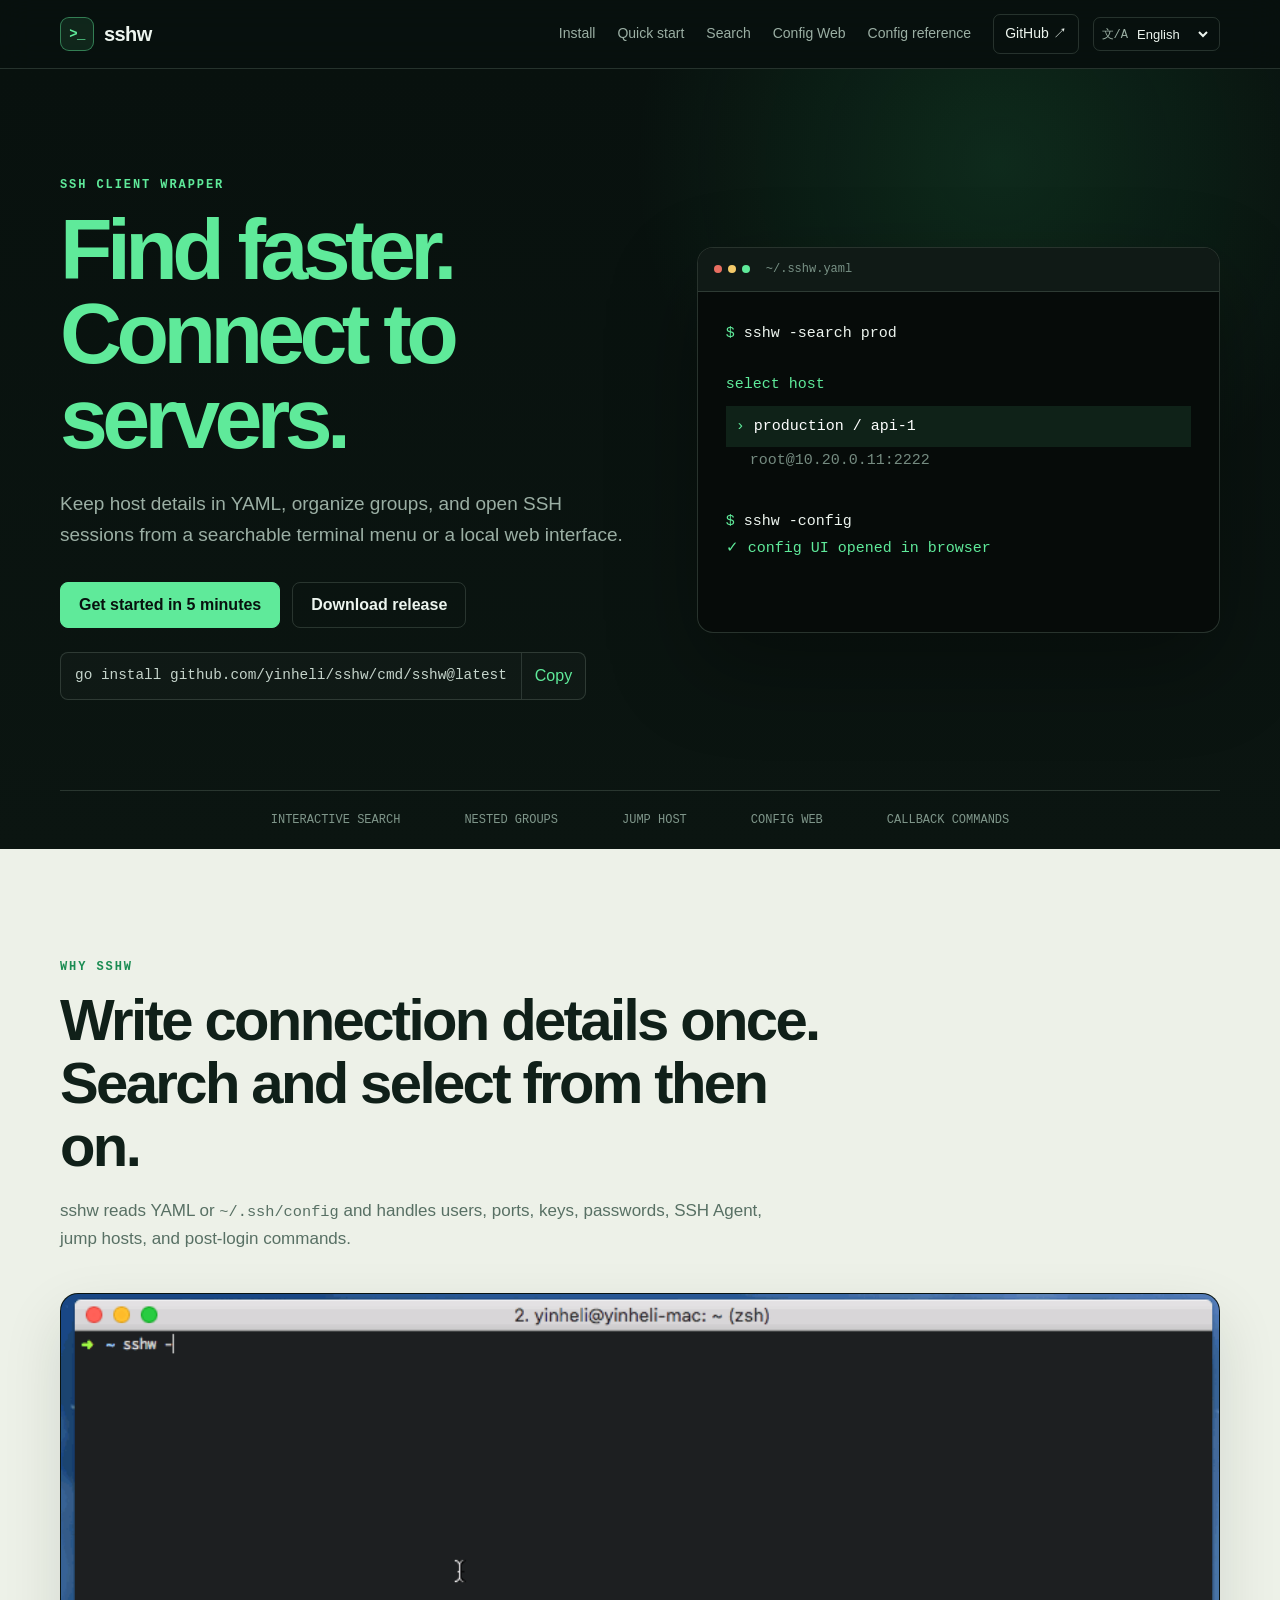
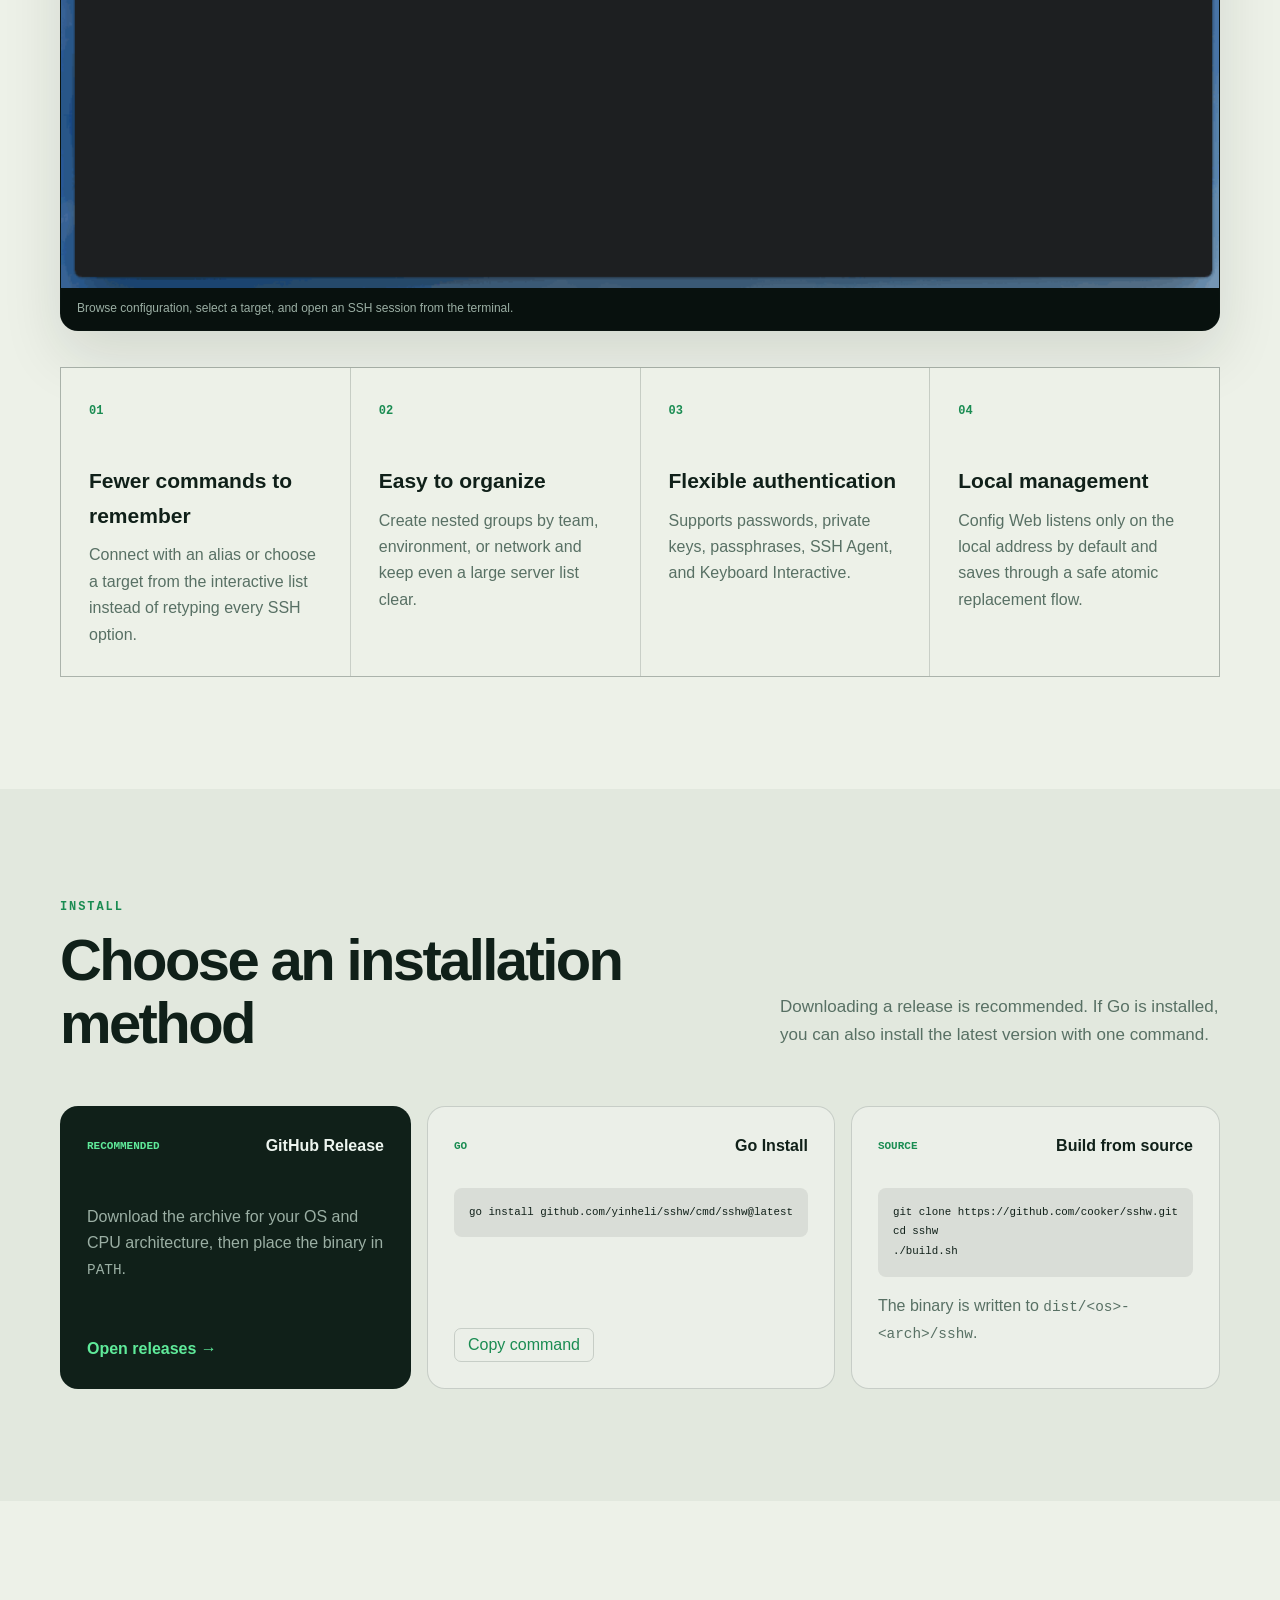
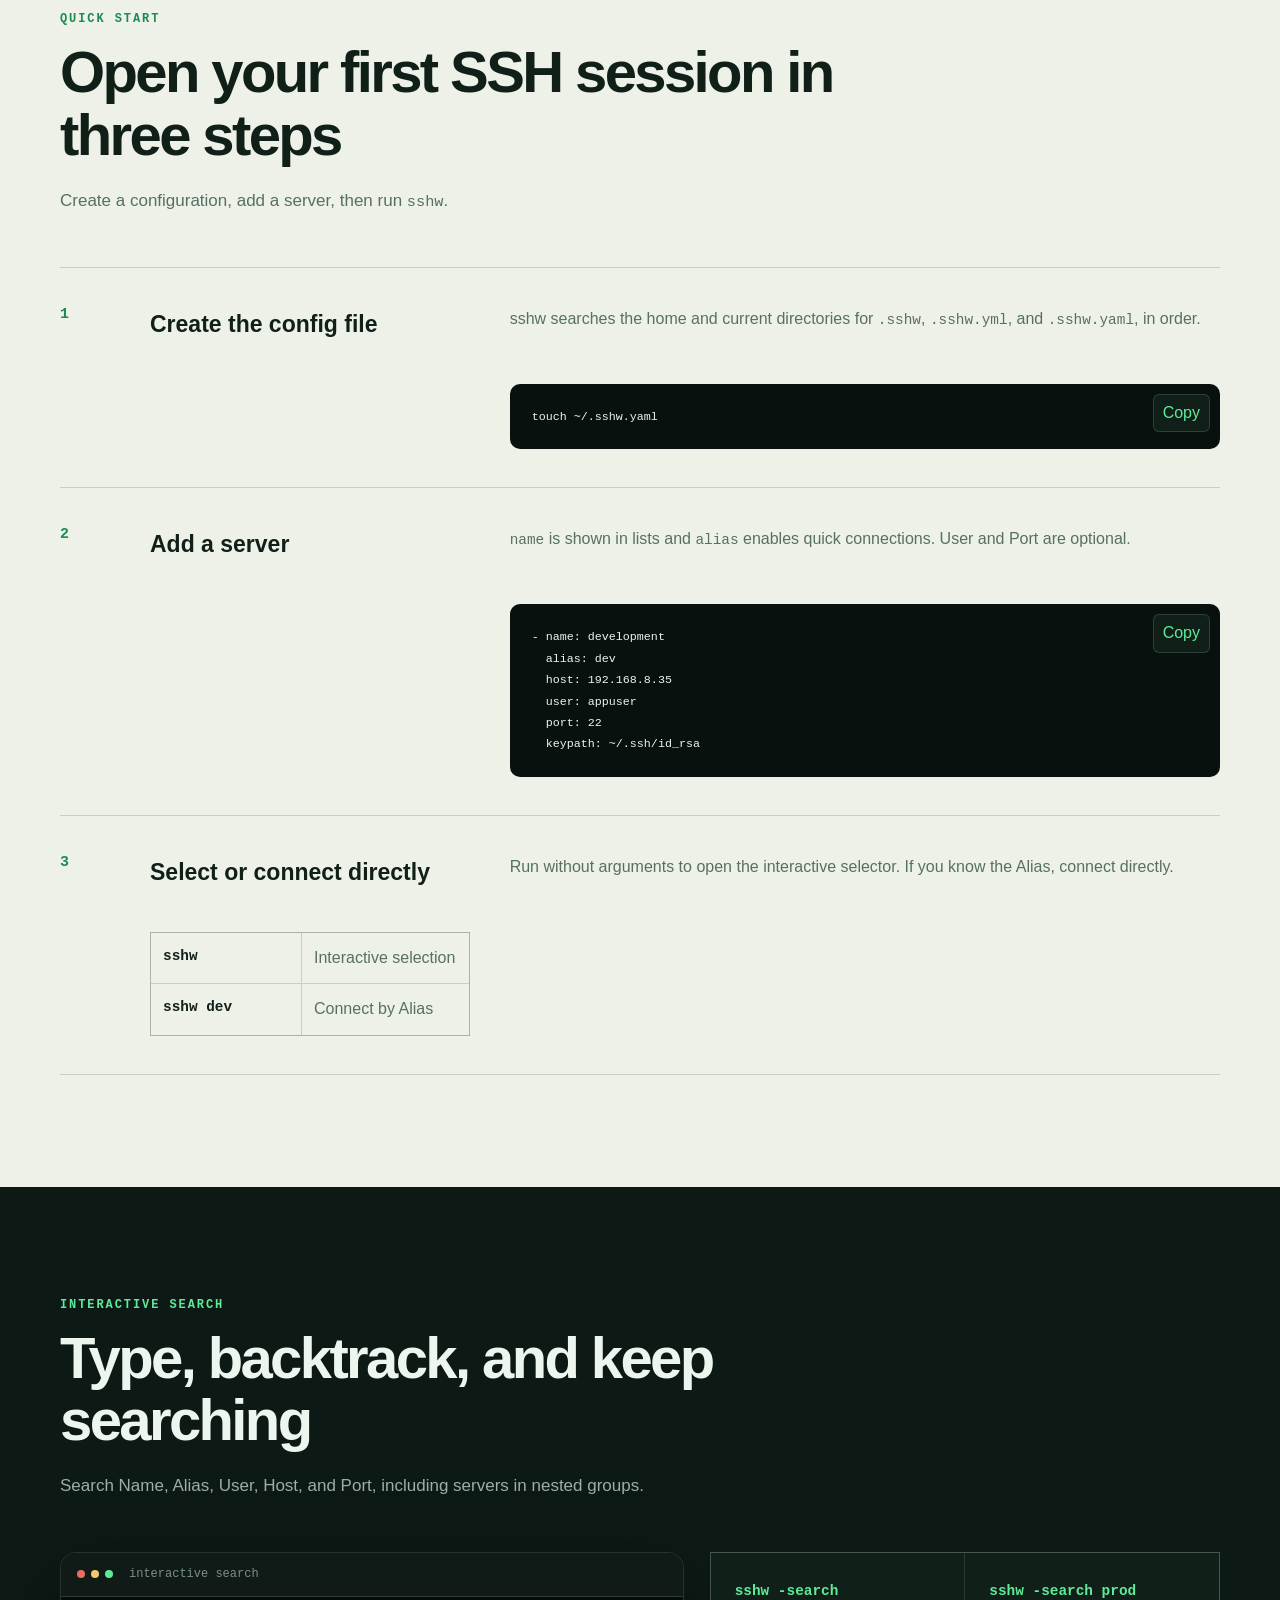
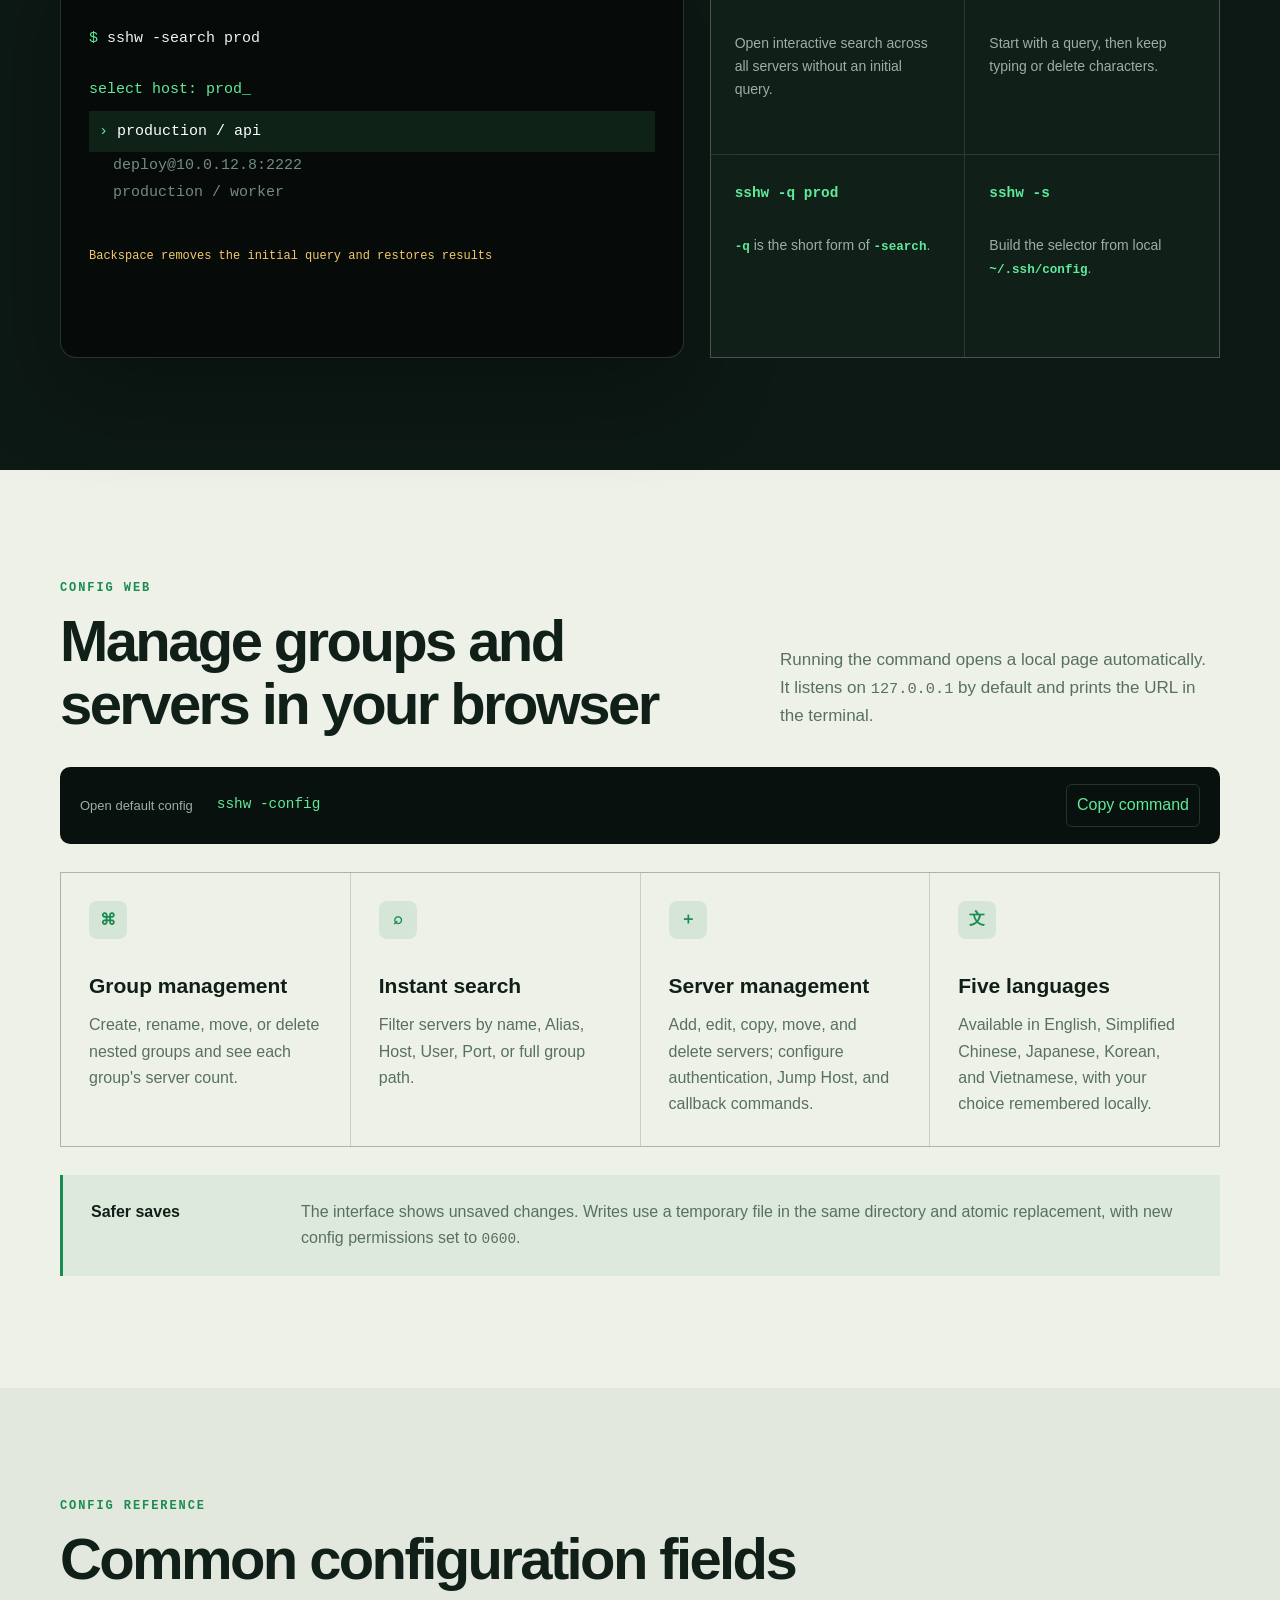
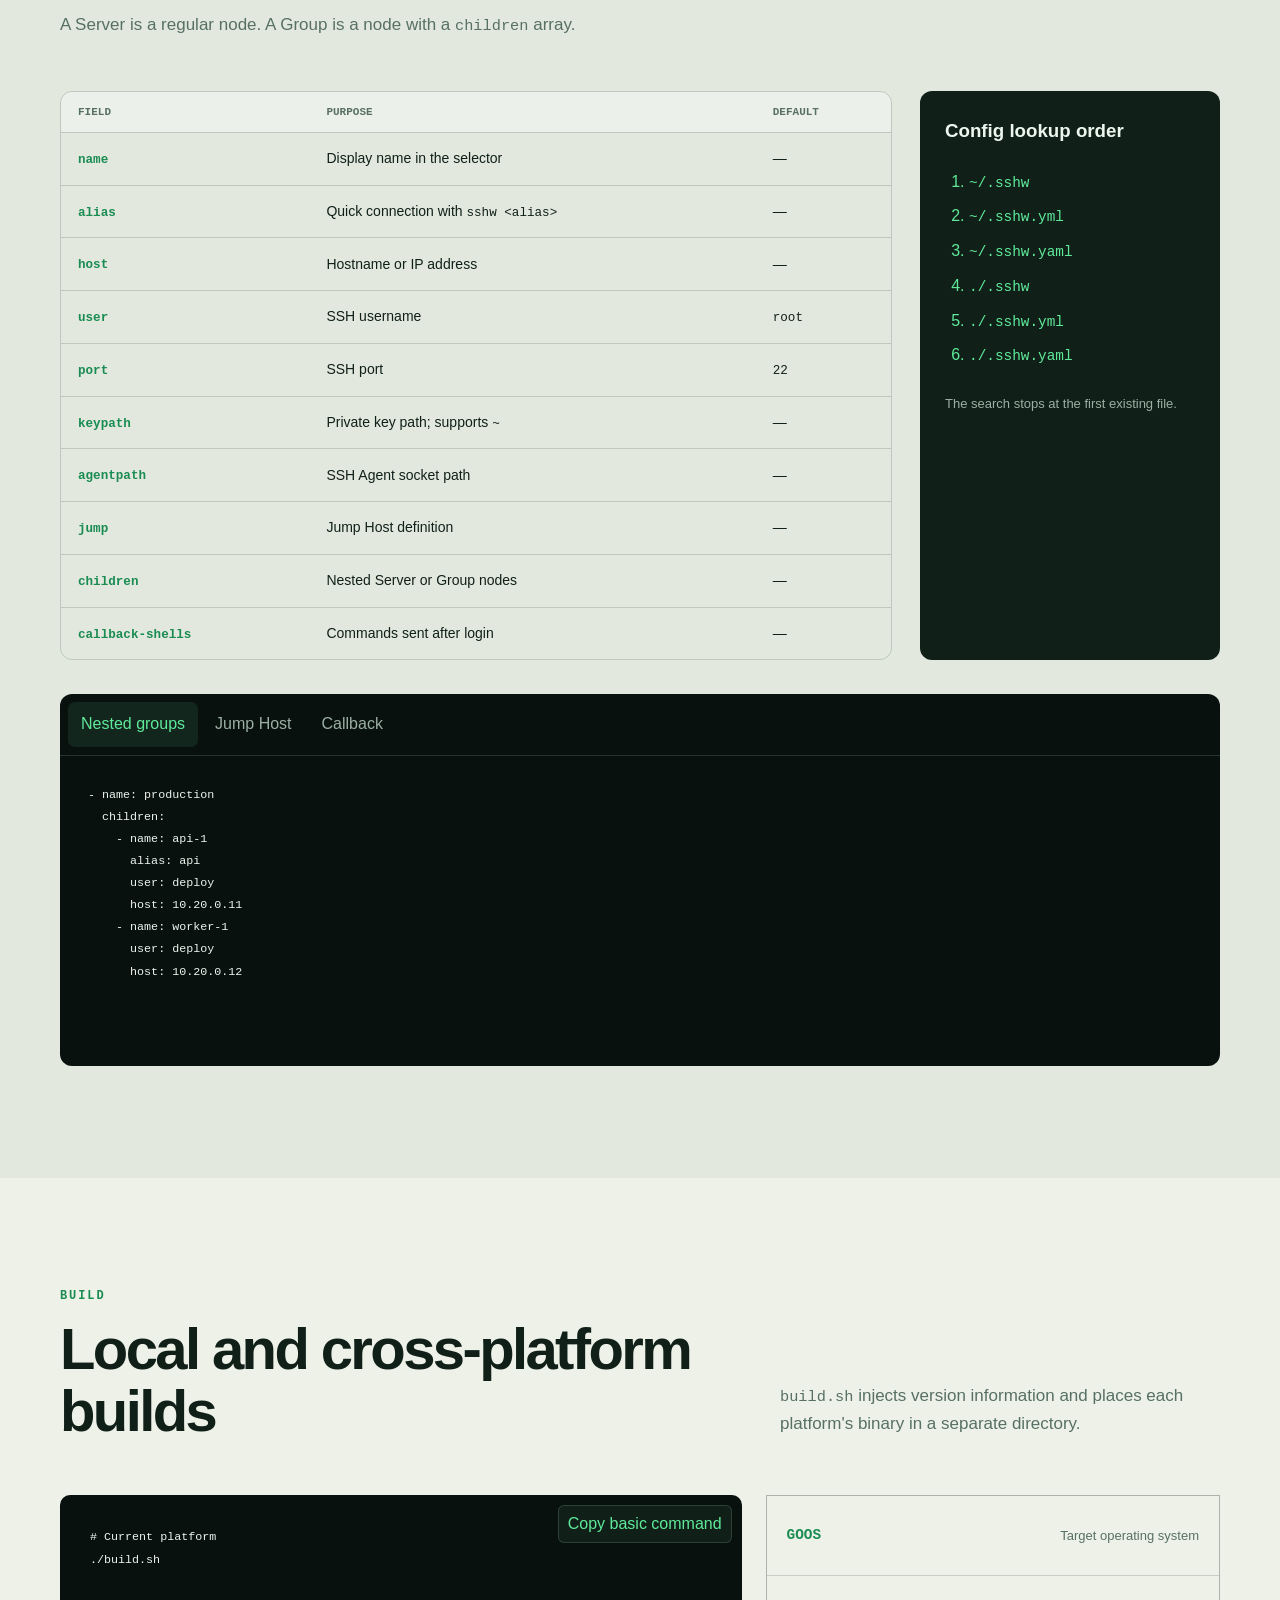
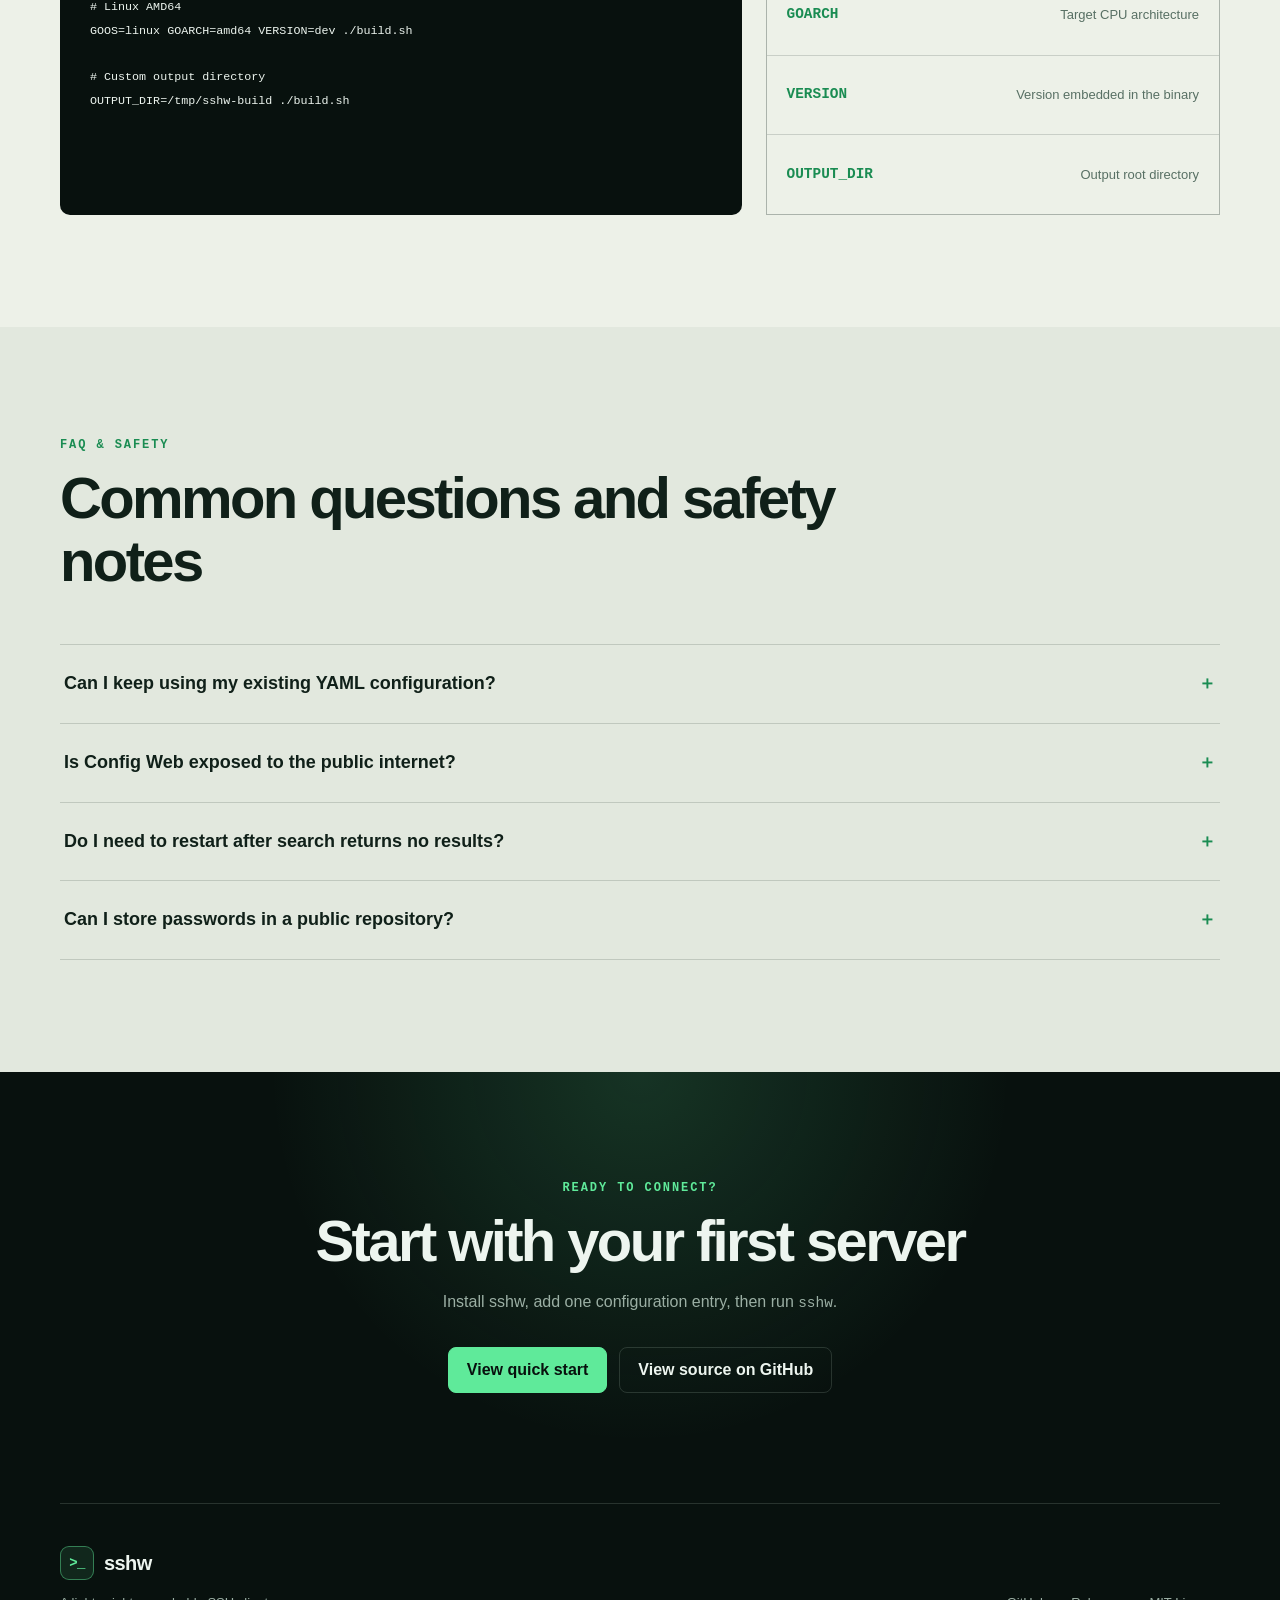
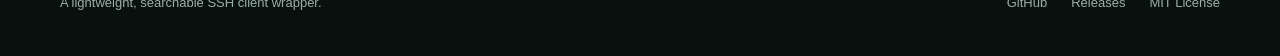
<file: docs/index.html>
<!doctype html>
<html lang="zh-CN">
<head>
  <meta charset="utf-8">
  <meta name="viewport" content="width=device-width, initial-scale=1">
  <meta name="description" content="sshw 是一个支持搜索、分组、跳板机和 Web 配置的轻量 SSH 客户端包装工具。" data-i18n-content="meta.description">
  <meta name="theme-color" content="#08110e">
  <meta property="og:title" content="sshw — 更快地找到并连接 Server" data-i18n-content="meta.ogTitle">
  <meta property="og:description" content="用 YAML 管理 SSH Server，通过交互搜索或 Web 界面完成连接与配置。" data-i18n-content="meta.ogDescription">
  <meta property="og:type" content="website">
  <meta property="og:url" content="https://cooker.github.io/sshw/">
  <meta property="og:image" content="https://cooker.github.io/sshw/assets/og.png">
  <meta name="twitter:card" content="summary_large_image">
  <link rel="canonical" href="https://cooker.github.io/sshw/">
  <link rel="alternate" hreflang="zh-CN" href="https://cooker.github.io/sshw/?lang=zh-CN">
  <link rel="alternate" hreflang="en" href="https://cooker.github.io/sshw/?lang=en">
  <link rel="alternate" hreflang="ja" href="https://cooker.github.io/sshw/?lang=ja">
  <link rel="alternate" hreflang="ko" href="https://cooker.github.io/sshw/?lang=ko">
  <link rel="alternate" hreflang="vi" href="https://cooker.github.io/sshw/?lang=vi">
  <link rel="alternate" hreflang="x-default" href="https://cooker.github.io/sshw/">
  <title data-i18n="meta.title">sshw — SSH Server 搜索与管理</title>
  <link rel="stylesheet" href="./styles.css">
  <script src="./i18n.js" defer></script>
  <script src="./app.js" defer></script>
</head>
<body>
  <a class="skip-link" href="#main" data-i18n="a11y.skip">跳到正文</a>

  <header class="site-header">
    <div class="header-inner">
      <a class="brand" href="#top" aria-label="sshw 首页" data-i18n-aria-label="a11y.home">
        <span class="brand-mark" aria-hidden="true">&gt;_</span>
        <span>sshw</span>
      </a>
      <nav class="site-nav" id="site-nav" aria-label="主导航" data-i18n-aria-label="a11y.primaryNav">
        <a href="#install" data-i18n="nav.install">安装</a>
        <a href="#quickstart" data-i18n="nav.quickstart">快速开始</a>
        <a href="#search" data-i18n="nav.search">搜索</a>
        <a href="#config-ui">Config Web</a>
        <a href="#reference" data-i18n="nav.reference">配置参考</a>
        <a class="nav-github" href="https://github.com/cooker/sshw">GitHub ↗</a>
      </nav>
      <div class="header-actions">
        <label class="language-picker">
          <span class="visually-hidden" data-i18n="language.label">选择语言</span>
          <span aria-hidden="true">文/A</span>
          <select id="language-select" data-i18n-aria-label="language.label" aria-label="选择语言">
            <option value="zh-CN">简体中文</option>
            <option value="en">English</option>
            <option value="ja">日本語</option>
            <option value="ko">한국어</option>
            <option value="vi">Tiếng Việt</option>
          </select>
        </label>
        <button class="menu-button" type="button" aria-expanded="false" aria-controls="site-nav" data-i18n="nav.menu">菜单</button>
      </div>
    </div>
  </header>

  <main id="main">
    <section class="hero" id="top">
      <div class="hero-grid">
        <div class="hero-copy">
          <p class="eyebrow" data-i18n="hero.eyebrow">SSH CLIENT WRAPPER</p>
          <h1><span data-i18n="hero.titleLine1">更快地找到并</span><br><span data-i18n="hero.titleLine2">连接 Server</span></h1>
          <p class="hero-lead" data-i18n="hero.lead">用 YAML 维护主机信息，通过可搜索的终端菜单或本地 Web 界面，管理分组并打开 SSH 会话。</p>
          <div class="hero-actions">
            <a class="button primary" href="#quickstart" data-i18n="hero.start">5 分钟开始使用</a>
            <a class="button secondary" href="https://github.com/cooker/sshw/releases" data-i18n="hero.download">下载 Release</a>
          </div>
          <div class="install-line">
            <code>go install github.com/yinheli/sshw/cmd/sshw@latest</code>
            <button class="copy-button" type="button" data-copy="go install github.com/yinheli/sshw/cmd/sshw@latest" aria-label="复制安装命令" data-i18n="common.copy" data-i18n-aria-label="a11y.copyInstall">复制</button>
          </div>
        </div>
        <div class="hero-terminal" aria-label="sshw 使用示例" data-i18n-aria-label="a11y.usageExample">
          <div class="terminal-bar">
            <span class="terminal-dots" aria-hidden="true"><i></i><i></i><i></i></span>
            <span>~/.sshw.yaml</span>
          </div>
          <div class="terminal-body">
            <p><span class="prompt">$</span> sshw -search prod</p>
            <p class="terminal-label" data-i18n="terminal.selectHost">select host</p>
            <p class="selected"><span>›</span> production / api-1</p>
            <p class="muted">root@10.20.0.11:2222</p>
            <p class="terminal-gap"><span class="prompt">$</span> sshw -config</p>
            <p class="success" data-i18n="terminal.configOpened">✓ config UI opened in browser</p>
          </div>
        </div>
      </div>
      <div class="feature-strip" aria-label="核心功能" data-i18n-aria-label="a11y.coreFeatures">
        <span data-i18n="features.search">交互搜索</span>
        <span data-i18n="features.groups">嵌套分组</span>
        <span>Jump Host</span>
        <span>Config Web</span>
        <span data-i18n="features.callbacks">Callback Commands</span>
      </div>
    </section>

    <section class="section intro" id="overview">
      <div class="section-heading">
        <p class="eyebrow" data-i18n="overview.eyebrow">WHY SSHW</p>
        <h2 data-i18n="overview.title">把连接信息写一次，之后只需搜索和选择</h2>
        <p data-i18n-html="overview.lead">sshw 读取 YAML 或 <code>~/.ssh/config</code>，自动处理用户、端口、密钥、密码、SSH Agent、跳板机和登录后命令。</p>
      </div>
      <figure class="demo-frame">
        <img src="./assets/demo.gif" alt="sshw 交互式终端选择与连接演示" data-i18n-alt="a11y.demoAlt" width="841" height="431" loading="lazy">
        <figcaption data-i18n="overview.caption">在终端中浏览配置、选择目标并打开 SSH 会话。</figcaption>
      </figure>
      <div class="benefit-grid">
        <article>
          <span class="card-index">01</span>
          <h3 data-i18n="overview.lessCommandsTitle">少记命令</h3>
          <p data-i18n="overview.lessCommandsText">使用别名直连，或从交互列表中选择目标，不再重复输入完整的 SSH 参数。</p>
        </article>
        <article>
          <span class="card-index">02</span>
          <h3 data-i18n="overview.organizeTitle">容易整理</h3>
          <p data-i18n="overview.organizeText">按团队、环境或网段建立嵌套分组，大量 Server 也能保持清晰。</p>
        </article>
        <article>
          <span class="card-index">03</span>
          <h3 data-i18n="overview.authTitle">灵活认证</h3>
          <p data-i18n="overview.authText">支持密码、私钥、Passphrase、SSH Agent 和 Keyboard Interactive。</p>
        </article>
        <article>
          <span class="card-index">04</span>
          <h3 data-i18n="overview.localTitle">本地管理</h3>
          <p data-i18n="overview.localText">Config Web 默认只监听本机地址，保存时使用安全的原子替换流程。</p>
        </article>
      </div>
    </section>

    <section class="section alt" id="install">
      <div class="section-heading split-heading">
        <div>
          <p class="eyebrow" data-i18n="install.eyebrow">INSTALL</p>
          <h2 data-i18n="install.title">选择一种安装方式</h2>
        </div>
        <p data-i18n="install.lead">推荐直接下载 Release。已安装 Go 的用户也可以使用一条命令安装最新版。</p>
      </div>
      <div class="install-grid">
        <article class="install-card featured">
          <div class="card-top"><span data-i18n="install.recommended">推荐</span><strong>GitHub Release</strong></div>
          <p data-i18n-html="install.releaseText">下载适合操作系统和 CPU 架构的压缩包，将二进制放入 <code>PATH</code>。</p>
          <a class="text-link" href="https://github.com/cooker/sshw/releases" data-i18n="install.openReleases">打开 Releases →</a>
        </article>
        <article class="install-card">
          <div class="card-top"><span>Go</span><strong>Go Install</strong></div>
          <pre><code>go install github.com/yinheli/sshw/cmd/sshw@latest</code></pre>
          <button class="copy-inline" type="button" data-copy="go install github.com/yinheli/sshw/cmd/sshw@latest" data-i18n="common.copyCommand">复制命令</button>
        </article>
        <article class="install-card">
          <div class="card-top"><span>Source</span><strong data-i18n="install.sourceBuild">源码编译</strong></div>
          <pre><code>git clone https://github.com/cooker/sshw.git
cd sshw
./build.sh</code></pre>
          <p data-i18n-html="install.output">产物位于 <code>dist/&lt;os&gt;-&lt;arch&gt;/sshw</code>。</p>
        </article>
      </div>
    </section>

    <section class="section" id="quickstart">
      <div class="section-heading">
        <p class="eyebrow" data-i18n="quickstart.eyebrow">QUICK START</p>
        <h2 data-i18n="quickstart.title">三步打开第一个 SSH 会话</h2>
        <p data-i18n-html="quickstart.lead">先创建配置，再添加 Server，最后运行 <code>sshw</code>。</p>
      </div>
      <div class="steps">
        <article class="step">
          <div class="step-number">1</div>
          <div class="step-content">
            <h3 data-i18n="quickstart.step1Title">创建配置文件</h3>
            <p data-i18n-html="quickstart.step1Text">sshw 会按顺序查找用户目录和当前目录中的 <code>.sshw</code>、<code>.sshw.yml</code> 与 <code>.sshw.yaml</code>。</p>
            <div class="code-block">
              <pre><code>touch ~/.sshw.yaml</code></pre>
              <button type="button" data-copy="touch ~/.sshw.yaml" data-i18n="common.copy">复制</button>
            </div>
          </div>
        </article>
        <article class="step">
          <div class="step-number">2</div>
          <div class="step-content">
            <h3 data-i18n="quickstart.step2Title">添加一台 Server</h3>
            <p data-i18n-html="quickstart.step2Text"><code>name</code> 用于展示，<code>alias</code> 用于快捷连接。User 和 Port 可以省略。</p>
            <div class="code-block">
              <pre><code>- name: development
  alias: dev
  host: 192.168.8.35
  user: appuser
  port: 22
  keypath: ~/.ssh/id_rsa</code></pre>
              <button type="button" data-copy="- name: development&#10;  alias: dev&#10;  host: 192.168.8.35&#10;  user: appuser&#10;  port: 22&#10;  keypath: ~/.ssh/id_rsa" data-i18n="common.copy">复制</button>
            </div>
          </div>
        </article>
        <article class="step">
          <div class="step-number">3</div>
          <div class="step-content">
            <h3 data-i18n="quickstart.step3Title">选择或直接连接</h3>
            <p data-i18n="quickstart.step3Text">不带参数时打开交互选择器。知道 Alias 时，可以直接连接。</p>
            <div class="command-pair">
              <code>sshw</code>
              <span data-i18n="quickstart.interactive">交互选择</span>
              <code>sshw dev</code>
              <span data-i18n="quickstart.aliasConnect">Alias 直连</span>
            </div>
          </div>
        </article>
      </div>
    </section>

    <section class="section dark-section" id="search">
      <div class="section-heading">
        <p class="eyebrow" data-i18n="search.eyebrow">INTERACTIVE SEARCH</p>
        <h2 data-i18n="search.title">输入、回退，再继续搜索</h2>
        <p data-i18n="search.lead">搜索覆盖 Name、Alias、User、Host 和 Port，也会递归查找嵌套分组中的 Server。</p>
      </div>
      <div class="search-layout">
        <div class="search-demo">
          <div class="terminal-bar">
            <span class="terminal-dots" aria-hidden="true"><i></i><i></i><i></i></span>
            <span data-i18n="search.demoLabel">interactive search</span>
          </div>
          <div class="terminal-body">
            <p><span class="prompt">$</span> sshw -search prod</p>
            <p class="terminal-label" data-i18n="search.demoPrompt">select host: prod_</p>
            <p class="selected"><span>›</span> production / api</p>
            <p class="muted">deploy@10.0.12.8:2222</p>
            <p class="muted">production / worker</p>
            <p class="hint" data-i18n="search.hint">Backspace 可删除初始关键词并恢复结果</p>
          </div>
        </div>
        <div class="command-list">
          <article>
            <code>sshw -search</code>
            <p data-i18n="search.commandAll">不带关键词，打开全部 Server 的交互搜索。</p>
          </article>
          <article>
            <code>sshw -search prod</code>
            <p data-i18n="search.commandKeyword">带初始关键词进入搜索，仍可继续输入或删除。</p>
          </article>
          <article>
            <code>sshw -q prod</code>
            <p data-i18n-html="search.commandShort"><code>-q</code> 是 <code>-search</code> 的短命令。</p>
          </article>
          <article>
            <code>sshw -s</code>
            <p data-i18n-html="search.commandSshConfig">从本地 <code>~/.ssh/config</code> 构建选择器。</p>
          </article>
        </div>
      </div>
    </section>

    <section class="section" id="config-ui">
      <div class="section-heading split-heading">
        <div>
          <p class="eyebrow">CONFIG WEB</p>
          <h2 data-i18n="config.title">在浏览器中管理分组与 Server</h2>
        </div>
        <p data-i18n-html="config.lead">运行命令后会自动打开本地页面。默认只监听 <code>127.0.0.1</code>，终端同时显示访问地址。</p>
      </div>
      <div class="config-command">
        <div>
          <span data-i18n="config.openDefault">打开默认配置</span>
          <code>sshw -config</code>
        </div>
        <button type="button" data-copy="sshw -config" data-i18n="common.copyCommand">复制命令</button>
      </div>
      <div class="config-grid">
        <article>
          <span class="config-icon" aria-hidden="true">⌘</span>
          <h3 data-i18n="config.groupsTitle">分组管理</h3>
          <p data-i18n="config.groupsText">创建、重命名、移动或删除嵌套分组，并查看每个分组中的 Server 数量。</p>
        </article>
        <article>
          <span class="config-icon" aria-hidden="true">⌕</span>
          <h3 data-i18n="config.searchTitle">即时搜索</h3>
          <p data-i18n="config.searchText">按名称、Alias、Host、User、Port 或完整分组路径过滤 Server。</p>
        </article>
        <article>
          <span class="config-icon" aria-hidden="true">＋</span>
          <h3 data-i18n="config.serversTitle">Server 管理</h3>
          <p data-i18n="config.serversText">新增、编辑、复制、移动和删除 Server，配置认证、Jump Host 与回调命令。</p>
        </article>
        <article>
          <span class="config-icon" aria-hidden="true">文</span>
          <h3 data-i18n="config.languagesTitle">五种语言</h3>
          <p data-i18n="config.languagesText">支持英语、简体中文、日语、韩语和越南语，并会记住本机选择。</p>
        </article>
      </div>
      <div class="callout">
        <strong data-i18n="config.safeTitle">保存更安全</strong>
        <p data-i18n-html="config.safeText">界面显示未保存状态。写入时使用同目录临时文件和原子替换，并将新配置权限设置为 <code>0600</code>。</p>
      </div>
    </section>

    <section class="section alt" id="reference">
      <div class="section-heading">
        <p class="eyebrow" data-i18n="reference.eyebrow">CONFIG REFERENCE</p>
        <h2 data-i18n="reference.title">常用配置字段</h2>
        <p data-i18n-html="reference.lead">Server 是普通节点；Group 是带有 <code>children</code> 数组的节点。</p>
      </div>
      <div class="reference-layout">
        <div class="table-wrap">
          <table>
            <thead><tr><th data-i18n="reference.field">字段</th><th data-i18n="reference.purpose">作用</th><th data-i18n="reference.default">默认值</th></tr></thead>
            <tbody>
              <tr><td><code>name</code></td><td data-i18n="reference.name">选择器中的显示名称</td><td>—</td></tr>
              <tr><td><code>alias</code></td><td data-i18n-html="reference.alias"><code>sshw &lt;alias&gt;</code> 快捷连接</td><td>—</td></tr>
              <tr><td><code>host</code></td><td data-i18n="reference.host">主机名或 IP 地址</td><td>—</td></tr>
              <tr><td><code>user</code></td><td data-i18n="reference.user">SSH 用户名</td><td><code>root</code></td></tr>
              <tr><td><code>port</code></td><td data-i18n="reference.port">SSH 端口</td><td><code>22</code></td></tr>
              <tr><td><code>keypath</code></td><td data-i18n-html="reference.keypath">私钥路径，支持 <code>~</code></td><td>—</td></tr>
              <tr><td><code>agentpath</code></td><td data-i18n="reference.agentpath">SSH Agent Socket 路径</td><td>—</td></tr>
              <tr><td><code>jump</code></td><td data-i18n="reference.jump">Jump Host 定义</td><td>—</td></tr>
              <tr><td><code>children</code></td><td data-i18n="reference.children">嵌套 Server 或 Group</td><td>—</td></tr>
              <tr><td><code>callback-shells</code></td><td data-i18n="reference.callbacks">登录后发送的命令</td><td>—</td></tr>
            </tbody>
          </table>
        </div>
        <div class="reference-note">
          <h3 data-i18n="reference.lookupTitle">配置文件查找顺序</h3>
          <ol>
            <li><code>~/.sshw</code></li>
            <li><code>~/.sshw.yml</code></li>
            <li><code>~/.sshw.yaml</code></li>
            <li><code>./.sshw</code></li>
            <li><code>./.sshw.yml</code></li>
            <li><code>./.sshw.yaml</code></li>
          </ol>
          <p data-i18n="reference.lookupText">找到第一个存在的文件后停止查找。</p>
        </div>
      </div>

      <div class="example-tabs" data-tabs>
        <div class="tab-list" role="tablist" aria-label="配置示例" data-i18n-aria-label="a11y.configExamples">
          <button role="tab" aria-selected="true" aria-controls="panel-group" id="tab-group" data-i18n="features.groups">嵌套分组</button>
          <button role="tab" aria-selected="false" aria-controls="panel-jump" id="tab-jump" tabindex="-1">Jump Host</button>
          <button role="tab" aria-selected="false" aria-controls="panel-callback" id="tab-callback" tabindex="-1">Callback</button>
        </div>
        <div class="tab-panel" role="tabpanel" id="panel-group" aria-labelledby="tab-group">
          <pre><code>- name: production
  children:
    - name: api-1
      alias: api
      user: deploy
      host: 10.20.0.11
    - name: worker-1
      user: deploy
      host: 10.20.0.12</code></pre>
        </div>
        <div class="tab-panel" role="tabpanel" id="panel-jump" aria-labelledby="tab-jump" hidden>
          <pre><code>- name: app via bastion
  alias: app
  user: appuser
  host: 192.168.8.35
  keypath: ~/.ssh/id_rsa
  jump:
    - user: ops
      host: bastion.example.com
      port: 2222
      keypath: ~/.ssh/bastion_rsa</code></pre>
        </div>
        <div class="tab-panel" role="tabpanel" id="panel-callback" aria-labelledby="tab-callback" hidden>
          <pre><code>- name: dev with startup commands
  alias: dev
  host: 192.168.8.35
  callback-shells:
    - { cmd: "cd /srv/app" }
    - { delay: 1500, cmd: "docker ps" }</code></pre>
        </div>
      </div>
    </section>

    <section class="section" id="build">
      <div class="section-heading split-heading">
        <div>
          <p class="eyebrow" data-i18n="build.eyebrow">BUILD</p>
          <h2 data-i18n="build.title">本地编译与交叉编译</h2>
        </div>
        <p data-i18n-html="build.lead"><code>build.sh</code> 会注入版本信息，并把不同平台的产物放入独立目录。</p>
      </div>
      <div class="build-grid">
        <div class="code-block large">
          <pre><code data-i18n="build.example"># 当前平台
./build.sh

# Linux AMD64
GOOS=linux GOARCH=amd64 VERSION=dev ./build.sh

# 自定义输出目录
OUTPUT_DIR=/tmp/sshw-build ./build.sh</code></pre>
          <button type="button" data-copy="./build.sh" data-i18n="build.copyBasic">复制基础命令</button>
        </div>
        <div class="build-options">
          <div><code>GOOS</code><span data-i18n="build.goos">目标操作系统</span></div>
          <div><code>GOARCH</code><span data-i18n="build.goarch">目标 CPU 架构</span></div>
          <div><code>VERSION</code><span data-i18n="build.version">写入二进制的版本</span></div>
          <div><code>OUTPUT_DIR</code><span data-i18n="build.outputDir">产物根目录</span></div>
        </div>
      </div>
    </section>

    <section class="section faq alt" id="faq">
      <div class="section-heading">
        <p class="eyebrow" data-i18n="faq.eyebrow">FAQ & SAFETY</p>
        <h2 data-i18n="faq.title">常见问题与安全提示</h2>
      </div>
      <div class="faq-list">
        <details>
          <summary data-i18n="faq.compatQuestion">可以继续使用原来的 YAML 配置吗？</summary>
          <p data-i18n="faq.compatAnswer">可以。新版保持现有 YAML 字段和结构兼容，Config Web 只是提供另一种编辑方式。</p>
        </details>
        <details>
          <summary data-i18n="faq.publicQuestion">Config Web 会暴露到公网吗？</summary>
          <p data-i18n-html="faq.publicAnswer">默认不会。服务监听 <code>127.0.0.1:7899</code>，仅本机可访问。不要随意绑定公开网络地址。</p>
        </details>
        <details>
          <summary data-i18n="faq.searchQuestion">搜索没有结果后需要重新运行吗？</summary>
          <p data-i18n="faq.searchAnswer">不需要。可以继续输入或按 Backspace 回退，结果会即时恢复。</p>
        </details>
        <details>
          <summary data-i18n="faq.passwordQuestion">可以把密码写进公开仓库吗？</summary>
          <p data-i18n="faq.passwordAnswer">不要提交真实密码、Passphrase、私钥或生产主机信息。优先使用私钥或 SSH Agent。</p>
        </details>
      </div>
    </section>

    <section class="final-cta">
      <p class="eyebrow" data-i18n="cta.eyebrow">READY TO CONNECT?</p>
      <h2 data-i18n="cta.title">从第一台 Server 开始</h2>
      <p data-i18n-html="cta.lead">安装 sshw，写入一条配置，然后运行 <code>sshw</code>。</p>
      <div class="hero-actions">
        <a class="button primary" href="#quickstart" data-i18n="cta.quickstart">查看快速开始</a>
        <a class="button secondary" href="https://github.com/cooker/sshw" data-i18n="cta.source">在 GitHub 查看源码</a>
      </div>
    </section>
  </main>

  <footer>
    <div>
      <a class="brand" href="#top"><span class="brand-mark" aria-hidden="true">&gt;_</span><span>sshw</span></a>
      <p data-i18n="footer.tagline">轻量、可搜索的 SSH 客户端包装工具。</p>
    </div>
    <div class="footer-links">
      <a href="https://github.com/cooker/sshw">GitHub</a>
      <a href="https://github.com/cooker/sshw/releases">Releases</a>
      <a href="https://github.com/cooker/sshw/blob/master/LICENSE">MIT License</a>
    </div>
  </footer>

  <div class="toast" role="status" aria-live="polite" aria-atomic="true"></div>
</body>
</html>
</file>
<file: docs/styles.css>
:root {
  color-scheme: dark;
  --bg: #08110e;
  --bg-soft: #0d1915;
  --panel: #102019;
  --panel-2: #13261e;
  --paper: #edf1e8;
  --paper-alt: #e2e8de;
  --ink: #102019;
  --muted-dark: #587064;
  --text: #edf5ef;
  --muted: #9bafa4;
  --line: rgba(202, 226, 211, .16);
  --line-dark: rgba(16, 32, 25, .16);
  --green: #5fea9a;
  --green-dark: #1a8c52;
  --amber: #f3c969;
  --max: 1160px;
  --radius: 18px;
  --mono: "SFMono-Regular", Consolas, "Liberation Mono", Menlo, monospace;
  --sans: Inter, ui-sans-serif, -apple-system, BlinkMacSystemFont, "Segoe UI", "PingFang SC", "Hiragino Sans", "Yu Gothic UI", "Noto Sans CJK SC", "Noto Sans CJK JP", "Noto Sans KR", sans-serif;
}

* { box-sizing: border-box; }
html { scroll-behavior: smooth; scroll-padding-top: 82px; }
body { margin: 0; background: var(--bg); color: var(--text); font: 16px/1.65 var(--sans); }
a { color: inherit; }
button { font: inherit; }
code, pre { font-family: var(--mono); }
code { font-size: .9em; }
.visually-hidden {
  position: absolute;
  width: 1px;
  height: 1px;
  padding: 0;
  overflow: hidden;
  clip: rect(0, 0, 0, 0);
  white-space: nowrap;
  border: 0;
}

.skip-link {
  position: fixed;
  z-index: 100;
  top: 8px;
  left: 8px;
  transform: translateY(-150%);
  padding: 8px 12px;
  border-radius: 8px;
  background: var(--green);
  color: var(--ink);
}
.skip-link:focus { transform: translateY(0); }

.site-header {
  position: sticky;
  z-index: 20;
  top: 0;
  border-bottom: 1px solid var(--line);
  background: rgba(8, 17, 14, .86);
  backdrop-filter: blur(16px);
}
.header-inner {
  display: flex;
  align-items: center;
  justify-content: space-between;
  width: min(calc(100% - 40px), var(--max));
  min-height: 68px;
  margin: auto;
}
.brand { display: inline-flex; align-items: center; gap: 10px; text-decoration: none; font-size: 20px; font-weight: 800; letter-spacing: -.03em; }
.brand-mark {
  display: grid;
  place-items: center;
  width: 34px;
  height: 34px;
  border: 1px solid rgba(95, 234, 154, .45);
  border-radius: 9px;
  background: rgba(95, 234, 154, .1);
  color: var(--green);
  font: 700 14px var(--mono);
}
.site-nav { display: flex; align-items: center; gap: 22px; margin-left: auto; color: var(--muted); font-size: 14px; }
.site-nav a { text-decoration: none; }
.site-nav a:hover, .site-nav a:focus-visible { color: var(--text); }
.site-nav .nav-github { padding: 7px 11px; border: 1px solid var(--line); border-radius: 7px; color: var(--text); }
.header-actions { display: flex; order: 3; align-items: center; gap: 8px; margin-left: 14px; }
.language-picker {
  display: inline-flex;
  align-items: center;
  gap: 5px;
  min-height: 34px;
  padding: 0 8px;
  border: 1px solid var(--line);
  border-radius: 7px;
  color: var(--muted);
  font: 12px var(--mono);
}
.language-picker:focus-within { border-color: rgba(95, 234, 154, .65); color: var(--green); }
.language-picker select {
  max-width: 104px;
  border: 0;
  outline: 0;
  background: transparent;
  color: var(--text);
  font: 13px var(--sans);
  cursor: pointer;
}
.menu-button { display: none; }

.hero { overflow: hidden; padding: 110px 20px 0; background:
  radial-gradient(circle at 78% 12%, rgba(41, 166, 93, .17), transparent 30%),
  linear-gradient(180deg, #08110e 0%, #0b1511 100%);
}
.hero-grid {
  display: grid;
  grid-template-columns: 1.04fr .96fr;
  align-items: center;
  gap: 70px;
  width: min(100%, var(--max));
  margin: auto;
}
.eyebrow { margin: 0 0 16px; color: var(--green-dark); font: 700 12px/1 var(--mono); letter-spacing: .16em; }
.hero .eyebrow, .dark-section .eyebrow, .final-cta .eyebrow { color: var(--green); }
h1, h2, h3, p { overflow-wrap: anywhere; }
h1 { margin: 0; font-size: clamp(48px, 7vw, 86px); line-height: .98; letter-spacing: -.065em; }
h1 span { color: var(--green); }
.hero-lead { max-width: 650px; margin: 28px 0 0; color: var(--muted); font-size: 19px; line-height: 1.65; }
.hero-actions { display: flex; flex-wrap: wrap; gap: 12px; margin-top: 32px; }
.button {
  display: inline-flex;
  align-items: center;
  justify-content: center;
  min-height: 46px;
  padding: 0 18px;
  border: 1px solid var(--line);
  border-radius: 8px;
  text-decoration: none;
  font-weight: 750;
}
.button.primary { border-color: var(--green); background: var(--green); color: #08110e; }
.button.primary:hover { background: #86f6b4; }
.button.secondary:hover { border-color: rgba(237, 245, 239, .45); background: rgba(255,255,255,.04); }
.install-line {
  display: flex;
  align-items: center;
  width: fit-content;
  max-width: 100%;
  margin-top: 24px;
  border: 1px solid var(--line);
  border-radius: 8px;
  background: rgba(255,255,255,.025);
}
.install-line code { overflow: auto; padding: 11px 14px; color: #c5d4cb; white-space: nowrap; }
.install-line button, .copy-inline {
  align-self: stretch;
  border: 0;
  border-left: 1px solid var(--line);
  background: transparent;
  color: var(--green);
  padding: 0 13px;
  cursor: pointer;
}
.hero-terminal, .search-demo {
  overflow: hidden;
  border: 1px solid rgba(148, 179, 160, .24);
  border-radius: 16px;
  background: #060b09;
  box-shadow: 0 34px 90px rgba(0,0,0,.32);
}
.terminal-bar { display: flex; align-items: center; gap: 16px; height: 44px; padding: 0 16px; border-bottom: 1px solid var(--line); background: #101a16; color: #789185; font: 12px var(--mono); }
.terminal-dots { display: flex; gap: 6px; }
.terminal-dots i { width: 8px; height: 8px; border-radius: 50%; background: #e86e61; }
.terminal-dots i:nth-child(2) { background: var(--amber); }
.terminal-dots i:nth-child(3) { background: var(--green); }
.terminal-body { min-height: 340px; padding: 28px; font: 15px/1.8 var(--mono); }
.terminal-body p { margin: 0; }
.terminal-body .prompt, .terminal-label, .success { color: var(--green); }
.terminal-body .terminal-label { margin-top: 24px; }
.terminal-body .selected { margin-top: 8px; padding: 7px 10px; background: rgba(95, 234, 154, .1); color: #fff; }
.terminal-body .selected span { color: var(--green); }
.terminal-body .muted { padding-left: 24px; color: #758b80; }
.terminal-body .terminal-gap { margin-top: 34px; }
.feature-strip {
  display: flex;
  justify-content: center;
  gap: clamp(20px, 5vw, 72px);
  width: min(100%, var(--max));
  margin: 90px auto 0;
  padding: 22px 0;
  border-top: 1px solid var(--line);
  color: #7f968a;
  font: 12px var(--mono);
  text-transform: uppercase;
}

.section { padding: 112px 20px; background: var(--paper); color: var(--ink); }
.section.alt { background: var(--paper-alt); }
.section-heading { width: min(100%, var(--max)); margin: 0 auto 52px; }
.section-heading h2, .final-cta h2 { max-width: 780px; margin: 0; font-size: clamp(34px, 5vw, 58px); line-height: 1.08; letter-spacing: -.045em; }
.section-heading > p:last-child { max-width: 720px; margin: 20px 0 0; color: var(--muted-dark); font-size: 17px; }
.split-heading { display: grid; grid-template-columns: 1.2fr .8fr; align-items: end; gap: 60px; }
.split-heading > p:last-child { margin: 0 0 5px; }
.demo-frame {
  width: min(100%, var(--max));
  margin: -12px auto 36px;
  overflow: hidden;
  border: 1px solid var(--line-dark);
  border-radius: var(--radius);
  background: var(--bg);
  box-shadow: 0 24px 60px rgba(16,32,25,.12);
}
.demo-frame img { display: block; width: 100%; height: auto; }
.demo-frame figcaption { padding: 11px 16px; color: var(--muted); font-size: 12px; }
.benefit-grid, .config-grid { display: grid; grid-template-columns: repeat(4, 1fr); gap: 1px; width: min(100%, var(--max)); margin: auto; border: 1px solid var(--line-dark); background: var(--line-dark); }
.benefit-grid article, .config-grid article { min-height: 240px; padding: 28px; background: var(--paper); }
.card-index { color: var(--green-dark); font: 700 12px var(--mono); }
.benefit-grid h3, .config-grid h3 { margin: 42px 0 9px; font-size: 21px; }
.benefit-grid p, .config-grid p { margin: 0; color: var(--muted-dark); }

.install-grid { display: grid; grid-template-columns: repeat(3, 1fr); gap: 16px; width: min(100%, var(--max)); margin: auto; }
.install-card { display: flex; flex-direction: column; min-height: 270px; padding: 26px; border: 1px solid var(--line-dark); border-radius: var(--radius); background: rgba(255,255,255,.3); }
.install-card.featured { background: var(--panel); color: var(--text); }
.card-top { display: flex; align-items: center; justify-content: space-between; gap: 20px; margin-bottom: 28px; }
.card-top span { color: var(--green-dark); font: 700 11px var(--mono); text-transform: uppercase; }
.featured .card-top span { color: var(--green); }
.install-card p { color: var(--muted-dark); }
.install-card.featured p { color: var(--muted); }
.text-link { margin-top: auto; color: var(--green); font-weight: 700; text-decoration: none; }
.install-card pre { overflow: auto; margin: 0; padding: 15px; border-radius: 8px; background: rgba(8,17,14,.08); font-size: 12px; }
.copy-inline { align-self: flex-start; min-height: 34px; margin-top: auto; border: 1px solid var(--line-dark); border-radius: 7px; color: var(--green-dark); }

.steps { width: min(100%, var(--max)); margin: auto; border-top: 1px solid var(--line-dark); }
.step { display: grid; grid-template-columns: 90px 1fr; padding: 38px 0; border-bottom: 1px solid var(--line-dark); }
.step-number { color: var(--green-dark); font: 700 15px var(--mono); }
.step-content { display: grid; grid-template-columns: minmax(190px,.45fr) minmax(320px,1fr); gap: 40px; align-items: start; }
.step-content h3 { margin: 0; font-size: 23px; }
.step-content > p { margin: 0; color: var(--muted-dark); }
.code-block { position: relative; grid-column: 2; overflow: hidden; border-radius: 10px; background: var(--bg); color: var(--text); }
.code-block pre { overflow: auto; margin: 0; padding: 22px; font-size: 13px; }
.code-block button { position: absolute; top: 10px; right: 10px; border: 1px solid var(--line); border-radius: 6px; background: var(--panel); color: var(--green); padding: 5px 9px; cursor: pointer; }
.command-pair { display: grid; grid-template-columns: 150px 1fr; gap: 1px; border: 1px solid var(--line-dark); background: var(--line-dark); }
.command-pair > * { padding: 12px; background: var(--paper); }
.command-pair code { font-weight: 700; }
.command-pair span { color: var(--muted-dark); }

.dark-section { background: var(--bg-soft); color: var(--text); }
.dark-section .section-heading > p:last-child { color: var(--muted); }
.search-layout { display: grid; grid-template-columns: 1.1fr .9fr; gap: 26px; width: min(100%, var(--max)); margin: auto; }
.search-demo .terminal-body { min-height: 360px; }
.search-demo .hint { margin-top: 40px; color: var(--amber); font-size: 12px; }
.command-list { display: grid; grid-template-columns: 1fr 1fr; gap: 1px; border: 1px solid var(--line); background: var(--line); }
.command-list article { min-height: 178px; padding: 24px; background: var(--panel); }
.command-list code { color: var(--green); font-weight: 700; }
.command-list p { margin: 28px 0 0; color: var(--muted); font-size: 14px; }

.config-command { display: flex; align-items: center; justify-content: space-between; width: min(100%, var(--max)); margin: -20px auto 28px; padding: 17px 20px; border-radius: 10px; background: var(--bg); color: var(--text); }
.config-command div { display: flex; align-items: center; gap: 24px; }
.config-command span { color: var(--muted); font-size: 13px; }
.config-command code { color: var(--green); }
.config-command button { border: 1px solid var(--line); border-radius: 6px; background: transparent; color: var(--green); padding: 7px 10px; cursor: pointer; }
.config-icon { display: grid; place-items: center; width: 38px; height: 38px; border-radius: 8px; background: rgba(26, 140, 82, .11); color: var(--green-dark); font: 700 16px var(--mono); }
.config-grid h3 { margin-top: 30px; }
.callout { display: grid; grid-template-columns: 180px 1fr; gap: 30px; width: min(100%, var(--max)); margin: 28px auto 0; padding: 24px 28px; border-left: 3px solid var(--green-dark); background: rgba(26,140,82,.08); }
.callout p { margin: 0; color: var(--muted-dark); }

.reference-layout { display: grid; grid-template-columns: 1fr 300px; gap: 28px; width: min(100%, var(--max)); margin: auto; }
.table-wrap { overflow: auto; border: 1px solid var(--line-dark); border-radius: 12px; }
table { width: 100%; border-collapse: collapse; font-size: 14px; }
th, td { padding: 14px 17px; border-bottom: 1px solid var(--line-dark); text-align: left; }
th { background: rgba(255,255,255,.35); color: var(--muted-dark); font: 700 11px var(--mono); text-transform: uppercase; }
td:first-child { color: var(--green-dark); font-weight: 700; }
tr:last-child td { border-bottom: 0; }
.reference-note { padding: 25px; border-radius: 12px; background: var(--panel); color: var(--text); }
.reference-note h3 { margin: 0 0 18px; }
.reference-note ol { margin: 0; padding-left: 24px; color: var(--green); }
.reference-note li { padding: 4px 0; }
.reference-note p { margin: 20px 0 0; color: var(--muted); font-size: 13px; }
.example-tabs { width: min(100%, var(--max)); margin: 34px auto 0; overflow: hidden; border-radius: 12px; background: var(--bg); color: var(--text); }
.tab-list { display: flex; gap: 4px; padding: 8px; border-bottom: 1px solid var(--line); }
.tab-list button { border: 0; border-radius: 7px; background: transparent; color: var(--muted); padding: 9px 13px; cursor: pointer; }
.tab-list button[aria-selected="true"] { background: var(--panel-2); color: var(--green); }
.tab-panel pre { overflow: auto; min-height: 310px; margin: 0; padding: 28px; font-size: 13px; line-height: 1.7; }

.build-grid { display: grid; grid-template-columns: 1.2fr .8fr; gap: 24px; width: min(100%, var(--max)); margin: auto; }
.code-block.large { grid-column: auto; min-height: 320px; }
.code-block.large pre { padding: 30px; line-height: 1.8; }
.build-options { display: grid; gap: 1px; border: 1px solid var(--line-dark); background: var(--line-dark); }
.build-options div { display: flex; align-items: center; justify-content: space-between; padding: 17px 20px; background: var(--paper); }
.build-options code { color: var(--green-dark); font-weight: 700; }
.build-options span { color: var(--muted-dark); font-size: 13px; }

.faq-list { width: min(100%, var(--max)); margin: auto; border-top: 1px solid var(--line-dark); }
.faq details { border-bottom: 1px solid var(--line-dark); }
.faq summary { padding: 24px 4px; cursor: pointer; font-size: 18px; font-weight: 750; list-style: none; }
.faq summary::after { float: right; content: "＋"; color: var(--green-dark); }
.faq details[open] summary::after { content: "−"; }
.faq details p { max-width: 760px; margin: -5px 0 24px; color: var(--muted-dark); }

.final-cta { padding: 110px 20px; text-align: center; background: radial-gradient(circle at 50% 0, rgba(95,234,154,.16), transparent 48%), var(--bg); }
.final-cta h2 { margin-inline: auto; }
.final-cta > p:not(.eyebrow) { color: var(--muted); }
.final-cta .hero-actions { justify-content: center; }
footer { display: flex; align-items: end; justify-content: space-between; gap: 30px; width: min(calc(100% - 40px), var(--max)); margin: auto; padding: 42px 0; border-top: 1px solid var(--line); }
footer p { margin: 12px 0 0; color: var(--muted); font-size: 13px; }
.footer-links { display: flex; gap: 24px; color: var(--muted); font-size: 13px; }
.footer-links a { text-decoration: none; }
.footer-links a:hover { color: var(--text); }

.toast {
  position: fixed;
  z-index: 50;
  right: 20px;
  bottom: 20px;
  transform: translateY(20px);
  opacity: 0;
  border: 1px solid rgba(95,234,154,.4);
  border-radius: 8px;
  background: var(--panel);
  color: var(--text);
  padding: 10px 14px;
  transition: .2s ease;
  pointer-events: none;
}
.toast.visible { transform: translateY(0); opacity: 1; }

@media (max-width: 840px) {
  .header-inner { width: min(calc(100% - 28px), var(--max)); }
  .menu-button { display: inline-flex; border: 1px solid var(--line); border-radius: 7px; background: transparent; color: var(--text); padding: 6px 10px; }
  .site-nav {
    position: absolute;
    top: 60px;
    right: 14px;
    left: 14px;
    display: none;
    margin-left: 0;
    align-items: stretch;
    flex-direction: column;
    gap: 0;
    padding: 8px;
    border: 1px solid var(--line);
    border-radius: 12px;
    background: var(--panel);
    box-shadow: 0 20px 50px rgba(0,0,0,.35);
  }
  .site-nav.open { display: flex; }
  .site-nav a { padding: 11px; }
  .site-nav .nav-github { border: 0; padding: 11px; }
  .header-actions { margin-left: auto; }
}

@media (max-width: 900px) {
  .site-nav { gap: 12px; }
  .hero-grid, .search-layout, .split-heading, .reference-layout, .build-grid { grid-template-columns: 1fr; }
  .hero { padding-top: 72px; }
  .hero-terminal { max-width: 650px; }
  .benefit-grid, .config-grid { grid-template-columns: 1fr 1fr; }
  .install-grid { grid-template-columns: 1fr; }
  .install-card { min-height: 220px; }
  .step-content { grid-template-columns: 1fr; }
  .code-block { grid-column: auto; }
  .split-heading { gap: 18px; }
  .reference-note { display: grid; grid-template-columns: 1fr 1fr; gap: 10px 30px; }
  .reference-note h3 { grid-column: 1 / -1; }
  .reference-note p { margin: 0; }
}

@media (max-width: 720px) {
  .language-picker select { max-width: 88px; }
  .hero { padding-inline: 16px; }
  .hero-grid { gap: 42px; }
  .hero-lead { font-size: 17px; }
  .install-line { width: 100%; }
  .install-line code { flex: 1; }
  .feature-strip { justify-content: flex-start; overflow-x: auto; }
  .feature-strip span { flex: 0 0 auto; }
  .section { padding: 80px 16px; }
  .section-heading { margin-bottom: 36px; }
  .benefit-grid, .config-grid, .command-list { grid-template-columns: 1fr; }
  .benefit-grid article, .config-grid article { min-height: 190px; }
  .benefit-grid h3 { margin-top: 26px; }
  .step { grid-template-columns: 42px 1fr; }
  .command-pair { grid-template-columns: 1fr; }
  .config-command, .config-command div { align-items: flex-start; flex-direction: column; }
  .callout { grid-template-columns: 1fr; gap: 8px; }
  .reference-note { display: block; }
  .reference-note p { margin-top: 20px; }
  .tab-list { overflow-x: auto; }
  .tab-list button { flex: 0 0 auto; }
  footer { align-items: flex-start; flex-direction: column; }
  .footer-links { flex-wrap: wrap; }
}

@media (prefers-reduced-motion: reduce) {
  html { scroll-behavior: auto; }
  *, *::before, *::after { transition-duration: .01ms !important; }
}
</file>
